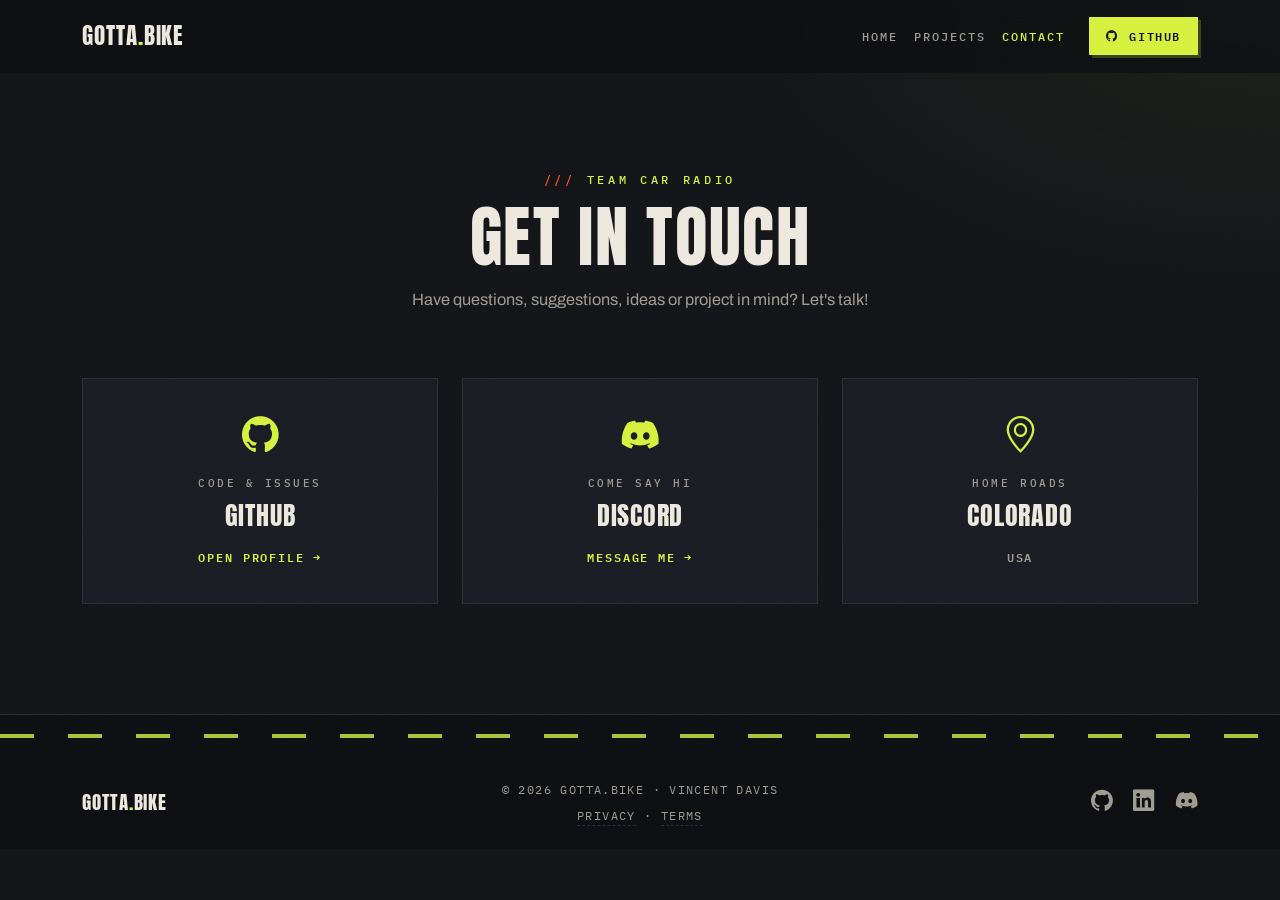
<file: contact.html>
<!DOCTYPE html>
<html lang="en" data-bs-theme="dark">
<head>
    <meta charset="UTF-8">
    <meta name="viewport" content="width=device-width, initial-scale=1.0">
    <title>Contact — GOTTA.BIKE</title>
    <meta name="description" content="Get in touch with Vincent Davis about GOTTA.BIKE cycling software projects — on GitHub or Discord.">
    <meta property="og:title" content="Contact — GOTTA.BIKE">
    <meta property="og:description" content="Questions, suggestions, ideas or a project in mind? Let's talk.">
    <meta property="og:type" content="website">
    <meta property="og:url" content="https://gotta.bike/contact.html">
    <link rel="icon" href="data:image/svg+xml,%3Csvg xmlns='http://www.w3.org/2000/svg' viewBox='0 0 100 100'%3E%3Ctext y='.9em' font-size='90'%3E%F0%9F%9A%B4%3C/text%3E%3C/svg%3E">
    <!-- Fonts -->
    <link rel="preconnect" href="https://fonts.googleapis.com">
    <link rel="preconnect" href="https://fonts.gstatic.com" crossorigin>
    <link href="https://fonts.googleapis.com/css2?family=Anton&family=Archivo:wght@400;500;600;700&family=IBM+Plex+Mono:wght@400;500;600&display=swap" rel="stylesheet">
    <!-- Bootstrap CSS -->
    <link href="https://cdn.jsdelivr.net/npm/bootstrap@5.3.2/dist/css/bootstrap.min.css" rel="stylesheet">
    <!-- Bootstrap Icons -->
    <link href="https://cdn.jsdelivr.net/npm/bootstrap-icons@1.11.1/font/bootstrap-icons.css" rel="stylesheet">
    <!-- Custom CSS -->
    <link href="css/styles.css?v=92750dc6" rel="stylesheet">
</head>
<body>

    <!-- Navigation -->
    <nav id="navbar" class="navbar navbar-expand-lg fixed-top site-nav">
        <div class="container">
            <a class="navbar-brand site-brand" href="index.html">GOTTA<span class="brand-dot">.</span>BIKE</a>
            <button class="navbar-toggler" type="button" data-bs-toggle="collapse" data-bs-target="#navbarNav" aria-label="Toggle navigation">
                <span class="navbar-toggler-icon"></span>
            </button>
            <div class="collapse navbar-collapse" id="navbarNav">
                <ul class="navbar-nav ms-auto align-items-lg-center">
                    <li class="nav-item">
                        <a class="nav-link" href="index.html">Home</a>
                    </li>
                    <li class="nav-item">
                        <a class="nav-link" href="index.html#projects">Projects</a>
                    </li>
                    <li class="nav-item">
                        <a class="nav-link active" href="contact.html">Contact</a>
                    </li>
                    <li class="nav-item ms-lg-3 mt-2 mt-lg-0">
                        <a class="btn-race btn-race--sm" href="https://github.com/vincentdavis" target="_blank" rel="noopener"><i class="bi bi-github"></i>GitHub</a>
                    </li>
                </ul>
            </div>
        </div>
    </nav>

    <!-- Contact Section -->
    <main class="page-main">
        <section class="section-page">
            <div class="container">
                <div class="section-head reveal">
                    <p class="section-kicker">Team car radio</p>
                    <h1 class="section-title">Get In Touch</h1>
                    <p class="section-sub">Have questions, suggestions, ideas or project in mind? Let's talk!</p>
                </div>
                <div class="row justify-content-center g-4">
                    <div class="col-md-4 reveal">
                        <a class="contact-card" href="https://github.com/vincentdavis" target="_blank" rel="noopener">
                            <i class="bi bi-github contact-card__icon" aria-hidden="true"></i>
                            <p class="contact-card__label">Code &amp; issues</p>
                            <h2 class="contact-card__title">GitHub</h2>
                            <span class="ride-link">Open profile<span class="ride-link__arrow" aria-hidden="true">&rarr;</span></span>
                        </a>
                    </div>
                    <div class="col-md-4 reveal">
                        <a class="contact-card" href="https://discord.com/users/588793677317537811" target="_blank" rel="noopener">
                            <i class="bi bi-discord contact-card__icon" aria-hidden="true"></i>
                            <p class="contact-card__label">Come say hi</p>
                            <h2 class="contact-card__title">Discord</h2>
                            <span class="ride-link">Message me<span class="ride-link__arrow" aria-hidden="true">&rarr;</span></span>
                        </a>
                    </div>
                    <div class="col-md-4 reveal">
                        <div class="contact-card contact-card--static">
                            <i class="bi bi-geo-alt contact-card__icon" aria-hidden="true"></i>
                            <p class="contact-card__label">Home roads</p>
                            <h2 class="contact-card__title">COLORADO</h2>
                            <span class="ride-link ride-link--muted">USA</span>
                        </div>
                    </div>
                </div>
            </div>
        </section>
    </main>

    <!-- Footer -->
    <footer class="site-footer">
        <div class="road-line" aria-hidden="true"></div>
        <div class="container">
            <div class="row align-items-center gy-3 py-4">
                <div class="col-md-4 text-center text-md-start">
                    <a class="site-brand site-brand--footer" href="index.html">GOTTA<span class="brand-dot">.</span>BIKE</a>
                </div>
                <div class="col-md-4 text-center footer-note">
                    <p class="mb-0">&copy; 2026 GOTTA.BIKE &middot; Vincent Davis</p>
                    <p class="mb-0 footer-legal"><a href="privacy.html">Privacy</a> &middot; <a href="terms.html">Terms</a></p>
                </div>
                <div class="col-md-4 text-center text-md-end footer-social">
                    <a href="https://github.com/vincentdavis" target="_blank" rel="noopener" aria-label="GitHub"><i class="bi bi-github"></i></a>
                    <a href="https://www.linkedin.com/in/vincentdavis/" target="_blank" rel="noopener" aria-label="LinkedIn"><i class="bi bi-linkedin"></i></a>
                    <a href="https://discord.com/users/588793677317537811" target="_blank" rel="noopener" aria-label="Discord"><i class="bi bi-discord"></i></a>
                </div>
            </div>
        </div>
    </footer>

    <!-- Bootstrap JS -->
    <script src="https://cdn.jsdelivr.net/npm/bootstrap@5.3.2/dist/js/bootstrap.bundle.min.js"></script>
    <!-- Custom JS -->
    <script src="js/main.js?v=4d96b0df"></script>
</body>
</html>
</file>
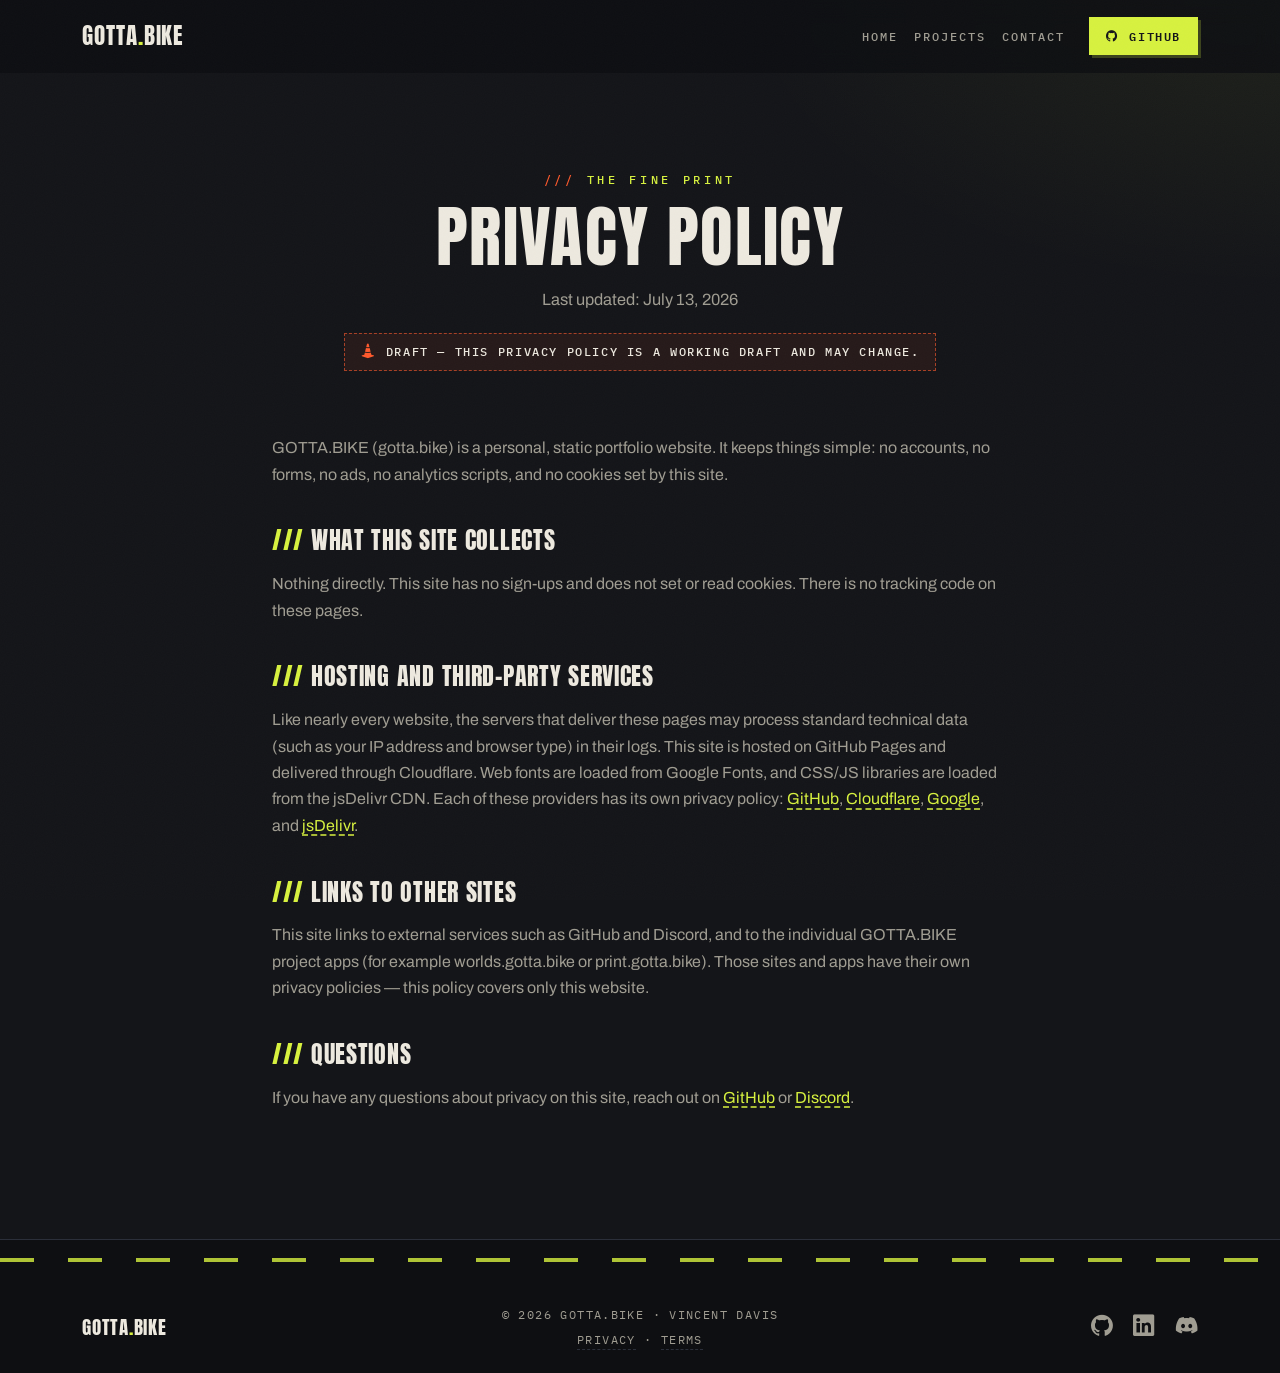
<file: privacy.html>
<!DOCTYPE html>
<html lang="en" data-bs-theme="dark">
<head>
    <meta charset="UTF-8">
    <meta name="viewport" content="width=device-width, initial-scale=1.0">
    <title>Privacy Policy — GOTTA.BIKE</title>
    <meta name="description" content="Privacy policy for gotta.bike — a static site with no accounts, no cookies, and no analytics.">
    <meta property="og:title" content="Privacy Policy — GOTTA.BIKE">
    <meta property="og:description" content="Privacy policy for gotta.bike — a static site with no accounts, no cookies, and no analytics.">
    <meta property="og:type" content="website">
    <meta property="og:url" content="https://gotta.bike/privacy.html">
    <link rel="icon" href="data:image/svg+xml,%3Csvg xmlns='http://www.w3.org/2000/svg' viewBox='0 0 100 100'%3E%3Ctext y='.9em' font-size='90'%3E%F0%9F%9A%B4%3C/text%3E%3C/svg%3E">
    <!-- Fonts -->
    <link rel="preconnect" href="https://fonts.googleapis.com">
    <link rel="preconnect" href="https://fonts.gstatic.com" crossorigin>
    <link href="https://fonts.googleapis.com/css2?family=Anton&family=Archivo:wght@400;500;600;700&family=IBM+Plex+Mono:wght@400;500;600&display=swap" rel="stylesheet">
    <!-- Bootstrap CSS -->
    <link href="https://cdn.jsdelivr.net/npm/bootstrap@5.3.2/dist/css/bootstrap.min.css" rel="stylesheet">
    <!-- Bootstrap Icons -->
    <link href="https://cdn.jsdelivr.net/npm/bootstrap-icons@1.11.1/font/bootstrap-icons.css" rel="stylesheet">
    <!-- Custom CSS -->
    <link href="css/styles.css?v=92750dc6" rel="stylesheet">
</head>
<body>

    <!-- Navigation -->
    <nav id="navbar" class="navbar navbar-expand-lg fixed-top site-nav">
        <div class="container">
            <a class="navbar-brand site-brand" href="index.html">GOTTA<span class="brand-dot">.</span>BIKE</a>
            <button class="navbar-toggler" type="button" data-bs-toggle="collapse" data-bs-target="#navbarNav" aria-label="Toggle navigation">
                <span class="navbar-toggler-icon"></span>
            </button>
            <div class="collapse navbar-collapse" id="navbarNav">
                <ul class="navbar-nav ms-auto align-items-lg-center">
                    <li class="nav-item">
                        <a class="nav-link" href="index.html">Home</a>
                    </li>
                    <li class="nav-item">
                        <a class="nav-link" href="index.html#projects">Projects</a>
                    </li>
                    <li class="nav-item">
                        <a class="nav-link" href="contact.html">Contact</a>
                    </li>
                    <li class="nav-item ms-lg-3 mt-2 mt-lg-0">
                        <a class="btn-race btn-race--sm" href="https://github.com/vincentdavis" target="_blank" rel="noopener"><i class="bi bi-github"></i>GitHub</a>
                    </li>
                </ul>
            </div>
        </div>
    </nav>

    <!-- Legal Section -->
    <main class="page-main">
        <section class="section-page">
            <div class="container">
                <div class="section-head reveal">
                    <p class="section-kicker">The fine print</p>
                    <h1 class="section-title">Privacy Policy</h1>
                    <p class="section-sub">Last updated: July 13, 2026</p>
                    <p class="legal-notice"><i class="bi bi-cone-striped" aria-hidden="true"></i> Draft — this privacy policy is a working draft and may change.</p>
                </div>
                <div class="row justify-content-center">
                    <div class="col-lg-8">
                        <div class="legal-body reveal"><p>GOTTA.BIKE (gotta.bike) is a personal, static portfolio website. It keeps things simple: no accounts, no forms, no ads, no analytics scripts, and no cookies set by this site.</p>
<h2>What this site collects</h2>
<p>Nothing directly. This site has no sign-ups and does not set or read cookies. There is no tracking code on these pages.</p>
<h2>Hosting and third-party services</h2>
<p>Like nearly every website, the servers that deliver these pages may process standard technical data (such as your IP address and browser type) in their logs. This site is hosted on GitHub Pages and delivered through Cloudflare. Web fonts are loaded from Google Fonts, and CSS/JS libraries are loaded from the jsDelivr CDN. Each of these providers has its own privacy policy: <a href="https://docs.github.com/en/site-policy/privacy-policies/github-privacy-statement" target="_blank" rel="noopener">GitHub</a>, <a href="https://www.cloudflare.com/privacypolicy/" target="_blank" rel="noopener">Cloudflare</a>, <a href="https://policies.google.com/privacy" target="_blank" rel="noopener">Google</a>, and <a href="https://www.jsdelivr.com/terms/privacy-policy-jsdelivr-net" target="_blank" rel="noopener">jsDelivr</a>.</p>
<h2>Links to other sites</h2>
<p>This site links to external services such as GitHub and Discord, and to the individual GOTTA.BIKE project apps (for example worlds.gotta.bike or print.gotta.bike). Those sites and apps have their own privacy policies — this policy covers only this website.</p>
<h2>Questions</h2>
<p>If you have any questions about privacy on this site, reach out on <a href="https://github.com/vincentdavis" target="_blank" rel="noopener">GitHub</a> or <a href="https://discord.com/users/588793677317537811" target="_blank" rel="noopener">Discord</a>.</p></div>
                    </div>
                </div>
            </div>
        </section>
    </main>

    <!-- Footer -->
    <footer class="site-footer">
        <div class="road-line" aria-hidden="true"></div>
        <div class="container">
            <div class="row align-items-center gy-3 py-4">
                <div class="col-md-4 text-center text-md-start">
                    <a class="site-brand site-brand--footer" href="index.html">GOTTA<span class="brand-dot">.</span>BIKE</a>
                </div>
                <div class="col-md-4 text-center footer-note">
                    <p class="mb-0">&copy; 2026 GOTTA.BIKE &middot; Vincent Davis</p>
                    <p class="mb-0 footer-legal"><a href="privacy.html">Privacy</a> &middot; <a href="terms.html">Terms</a></p>
                </div>
                <div class="col-md-4 text-center text-md-end footer-social">
                    <a href="https://github.com/vincentdavis" target="_blank" rel="noopener" aria-label="GitHub"><i class="bi bi-github"></i></a>
                    <a href="https://www.linkedin.com/in/vincentdavis/" target="_blank" rel="noopener" aria-label="LinkedIn"><i class="bi bi-linkedin"></i></a>
                    <a href="https://discord.com/users/588793677317537811" target="_blank" rel="noopener" aria-label="Discord"><i class="bi bi-discord"></i></a>
                </div>
            </div>
        </div>
    </footer>

    <!-- Bootstrap JS -->
    <script src="https://cdn.jsdelivr.net/npm/bootstrap@5.3.2/dist/js/bootstrap.bundle.min.js"></script>
    <!-- Custom JS -->
    <script src="js/main.js?v=4d96b0df"></script>
</body>
</html>
</file>
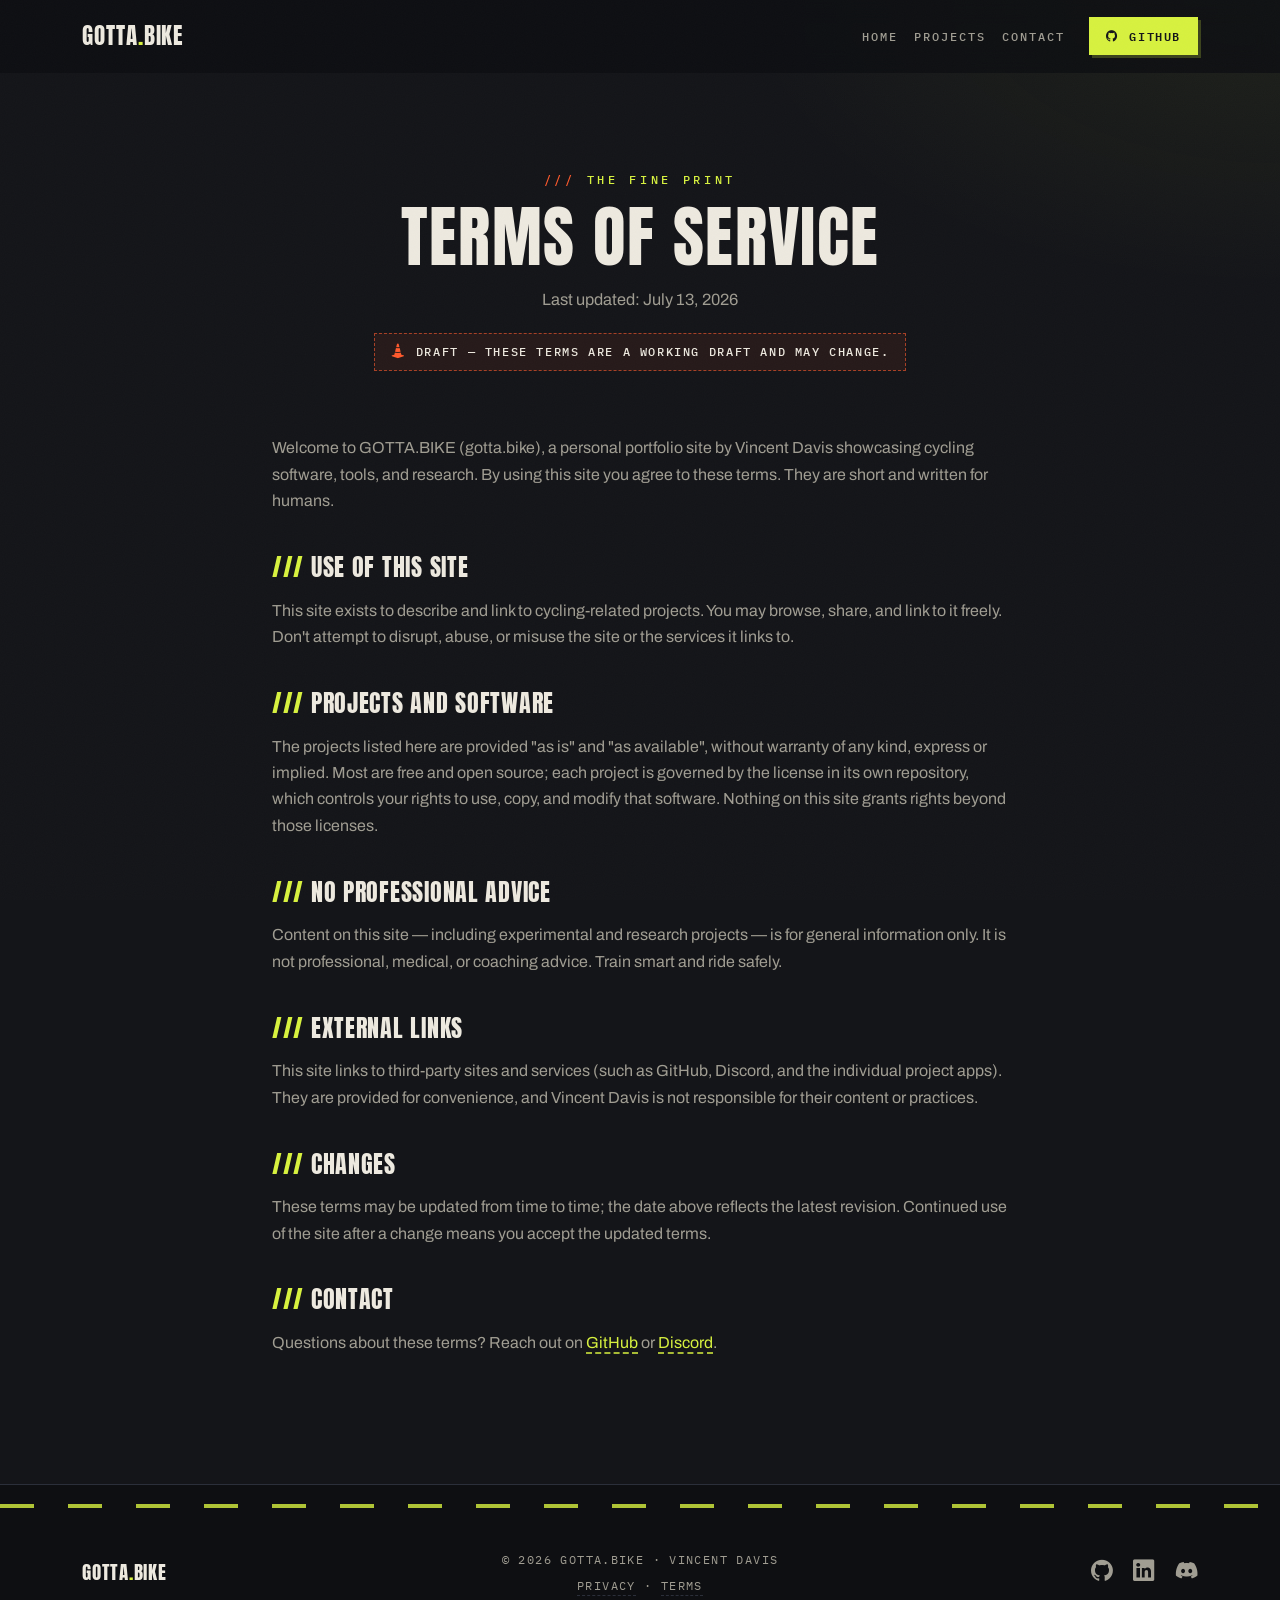
<file: terms.html>
<!DOCTYPE html>
<html lang="en" data-bs-theme="dark">
<head>
    <meta charset="UTF-8">
    <meta name="viewport" content="width=device-width, initial-scale=1.0">
    <title>Terms of Service — GOTTA.BIKE</title>
    <meta name="description" content="Terms of service for gotta.bike — a personal portfolio of open-source cycling software projects.">
    <meta property="og:title" content="Terms of Service — GOTTA.BIKE">
    <meta property="og:description" content="Terms of service for gotta.bike — a personal portfolio of open-source cycling software projects.">
    <meta property="og:type" content="website">
    <meta property="og:url" content="https://gotta.bike/terms.html">
    <link rel="icon" href="data:image/svg+xml,%3Csvg xmlns='http://www.w3.org/2000/svg' viewBox='0 0 100 100'%3E%3Ctext y='.9em' font-size='90'%3E%F0%9F%9A%B4%3C/text%3E%3C/svg%3E">
    <!-- Fonts -->
    <link rel="preconnect" href="https://fonts.googleapis.com">
    <link rel="preconnect" href="https://fonts.gstatic.com" crossorigin>
    <link href="https://fonts.googleapis.com/css2?family=Anton&family=Archivo:wght@400;500;600;700&family=IBM+Plex+Mono:wght@400;500;600&display=swap" rel="stylesheet">
    <!-- Bootstrap CSS -->
    <link href="https://cdn.jsdelivr.net/npm/bootstrap@5.3.2/dist/css/bootstrap.min.css" rel="stylesheet">
    <!-- Bootstrap Icons -->
    <link href="https://cdn.jsdelivr.net/npm/bootstrap-icons@1.11.1/font/bootstrap-icons.css" rel="stylesheet">
    <!-- Custom CSS -->
    <link href="css/styles.css?v=92750dc6" rel="stylesheet">
</head>
<body>

    <!-- Navigation -->
    <nav id="navbar" class="navbar navbar-expand-lg fixed-top site-nav">
        <div class="container">
            <a class="navbar-brand site-brand" href="index.html">GOTTA<span class="brand-dot">.</span>BIKE</a>
            <button class="navbar-toggler" type="button" data-bs-toggle="collapse" data-bs-target="#navbarNav" aria-label="Toggle navigation">
                <span class="navbar-toggler-icon"></span>
            </button>
            <div class="collapse navbar-collapse" id="navbarNav">
                <ul class="navbar-nav ms-auto align-items-lg-center">
                    <li class="nav-item">
                        <a class="nav-link" href="index.html">Home</a>
                    </li>
                    <li class="nav-item">
                        <a class="nav-link" href="index.html#projects">Projects</a>
                    </li>
                    <li class="nav-item">
                        <a class="nav-link" href="contact.html">Contact</a>
                    </li>
                    <li class="nav-item ms-lg-3 mt-2 mt-lg-0">
                        <a class="btn-race btn-race--sm" href="https://github.com/vincentdavis" target="_blank" rel="noopener"><i class="bi bi-github"></i>GitHub</a>
                    </li>
                </ul>
            </div>
        </div>
    </nav>

    <!-- Legal Section -->
    <main class="page-main">
        <section class="section-page">
            <div class="container">
                <div class="section-head reveal">
                    <p class="section-kicker">The fine print</p>
                    <h1 class="section-title">Terms of Service</h1>
                    <p class="section-sub">Last updated: July 13, 2026</p>
                    <p class="legal-notice"><i class="bi bi-cone-striped" aria-hidden="true"></i> Draft — these terms are a working draft and may change.</p>
                </div>
                <div class="row justify-content-center">
                    <div class="col-lg-8">
                        <div class="legal-body reveal"><p>Welcome to GOTTA.BIKE (gotta.bike), a personal portfolio site by Vincent Davis showcasing cycling software, tools, and research. By using this site you agree to these terms. They are short and written for humans.</p>
<h2>Use of this site</h2>
<p>This site exists to describe and link to cycling-related projects. You may browse, share, and link to it freely. Don&#x27;t attempt to disrupt, abuse, or misuse the site or the services it links to.</p>
<h2>Projects and software</h2>
<p>The projects listed here are provided &quot;as is&quot; and &quot;as available&quot;, without warranty of any kind, express or implied. Most are free and open source; each project is governed by the license in its own repository, which controls your rights to use, copy, and modify that software. Nothing on this site grants rights beyond those licenses.</p>
<h2>No professional advice</h2>
<p>Content on this site — including experimental and research projects — is for general information only. It is not professional, medical, or coaching advice. Train smart and ride safely.</p>
<h2>External links</h2>
<p>This site links to third-party sites and services (such as GitHub, Discord, and the individual project apps). They are provided for convenience, and Vincent Davis is not responsible for their content or practices.</p>
<h2>Changes</h2>
<p>These terms may be updated from time to time; the date above reflects the latest revision. Continued use of the site after a change means you accept the updated terms.</p>
<h2>Contact</h2>
<p>Questions about these terms? Reach out on <a href="https://github.com/vincentdavis" target="_blank" rel="noopener">GitHub</a> or <a href="https://discord.com/users/588793677317537811" target="_blank" rel="noopener">Discord</a>.</p></div>
                    </div>
                </div>
            </div>
        </section>
    </main>

    <!-- Footer -->
    <footer class="site-footer">
        <div class="road-line" aria-hidden="true"></div>
        <div class="container">
            <div class="row align-items-center gy-3 py-4">
                <div class="col-md-4 text-center text-md-start">
                    <a class="site-brand site-brand--footer" href="index.html">GOTTA<span class="brand-dot">.</span>BIKE</a>
                </div>
                <div class="col-md-4 text-center footer-note">
                    <p class="mb-0">&copy; 2026 GOTTA.BIKE &middot; Vincent Davis</p>
                    <p class="mb-0 footer-legal"><a href="privacy.html">Privacy</a> &middot; <a href="terms.html">Terms</a></p>
                </div>
                <div class="col-md-4 text-center text-md-end footer-social">
                    <a href="https://github.com/vincentdavis" target="_blank" rel="noopener" aria-label="GitHub"><i class="bi bi-github"></i></a>
                    <a href="https://www.linkedin.com/in/vincentdavis/" target="_blank" rel="noopener" aria-label="LinkedIn"><i class="bi bi-linkedin"></i></a>
                    <a href="https://discord.com/users/588793677317537811" target="_blank" rel="noopener" aria-label="Discord"><i class="bi bi-discord"></i></a>
                </div>
            </div>
        </div>
    </footer>

    <!-- Bootstrap JS -->
    <script src="https://cdn.jsdelivr.net/npm/bootstrap@5.3.2/dist/js/bootstrap.bundle.min.js"></script>
    <!-- Custom JS -->
    <script src="js/main.js?v=4d96b0df"></script>
</body>
</html>
</file>
<file: css/styles.css>
/* ==========================================================================
   GOTTA.BIKE — night ride / race plate
   Asphalt dark, hi-viz chartreuse, poster type (Anton) + telemetry mono.
   Layered on top of Bootstrap 5.
   ========================================================================== */

:root {
    --ink: #141519;        /* asphalt base */
    --ink-deep: #0e0f12;   /* road / footer */
    --ink-2: #1b1d24;      /* raised surface */
    --line: #2b2f3a;       /* hairline borders */
    --bone: #ede9df;       /* primary text */
    --muted: #a09d92;      /* secondary text */
    --hiviz: #d7f13f;      /* chartreuse accent */
    --hiviz-soft: rgba(215, 241, 63, 0.5);
    --flare: #ff5a2d;      /* safety orange, sparingly */
    --font-display: "Anton", "Arial Narrow", sans-serif;
    --font-body: "Archivo", "Helvetica Neue", Helvetica, sans-serif;
    --font-mono: "IBM Plex Mono", ui-monospace, "SFMono-Regular", monospace;
}

html {
    scroll-behavior: smooth;
    overflow-x: clip;
}

body {
    background-color: var(--ink);
    color: var(--bone);
    font-family: var(--font-body);
    font-size: 1rem;
    line-height: 1.65;
    overflow-x: clip;
}

/* Film grain over everything, very faint */
body::after {
    content: "";
    position: fixed;
    inset: 0;
    z-index: 2000;
    pointer-events: none;
    opacity: 0.05;
    background-image: url("data:image/svg+xml,%3Csvg xmlns='http://www.w3.org/2000/svg' width='160' height='160'%3E%3Cfilter id='n'%3E%3CfeTurbulence type='fractalNoise' baseFrequency='0.9' numOctaves='2'/%3E%3C/filter%3E%3Crect width='100%25' height='100%25' filter='url(%23n)' opacity='0.4'/%3E%3C/svg%3E");
}

::selection {
    background: var(--hiviz);
    color: var(--ink);
}

a:focus-visible,
button:focus-visible {
    outline: 2px dashed var(--hiviz);
    outline-offset: 3px;
}

section {
    scroll-margin-top: 70px;
}

/* --------------------------------------------------------------------------
   Navigation
   -------------------------------------------------------------------------- */

.site-nav {
    background: rgba(14, 15, 18, 0.78);
    backdrop-filter: blur(12px);
    -webkit-backdrop-filter: blur(12px);
    border-bottom: 1px solid transparent;
    padding-top: 0.75rem;
    padding-bottom: 0.75rem;
    transition: background-color 0.3s ease, border-color 0.3s ease;
}

.site-nav.is-scrolled {
    background: rgba(14, 15, 18, 0.94);
    border-bottom-color: var(--line);
}

.site-brand {
    font-family: var(--font-display);
    font-size: 1.45rem;
    letter-spacing: 0.04em;
    color: var(--bone);
}

.site-brand:hover,
.site-brand:focus {
    color: var(--bone);
}

.brand-dot {
    color: var(--hiviz);
}

.site-nav .nav-link {
    font-family: var(--font-mono);
    font-size: 0.78rem;
    font-weight: 500;
    text-transform: uppercase;
    letter-spacing: 0.16em;
    color: var(--muted);
    padding: 0.5rem 0.9rem;
    transition: color 0.25s ease;
}

.site-nav .nav-link:hover,
.site-nav .nav-link:focus {
    color: var(--bone);
}

.site-nav .nav-link.active {
    color: var(--hiviz);
}

.site-nav .navbar-toggler {
    border-color: var(--line);
}

/* --------------------------------------------------------------------------
   Buttons
   -------------------------------------------------------------------------- */

.btn-race,
.btn-ghost {
    display: inline-flex;
    align-items: center;
    gap: 0.6rem;
    font-family: var(--font-mono);
    font-size: 0.8rem;
    font-weight: 600;
    text-transform: uppercase;
    letter-spacing: 0.14em;
    text-decoration: none;
    padding: 0.95rem 1.5rem;
    transition: transform 0.2s ease, box-shadow 0.2s ease, background-color 0.2s ease,
        color 0.2s ease, border-color 0.2s ease;
}

.btn-race {
    color: var(--ink);
    background: var(--hiviz);
    border: 1px solid var(--hiviz);
    box-shadow: 4px 4px 0 rgba(215, 241, 63, 0.22);
}

.btn-race:hover,
.btn-race:focus {
    color: var(--ink);
    background: #e5f962;
    transform: translate(-2px, -2px);
    box-shadow: 7px 7px 0 rgba(215, 241, 63, 0.28);
}

.btn-race--sm {
    padding: 0.55rem 1rem;
    font-size: 0.72rem;
    box-shadow: 3px 3px 0 rgba(215, 241, 63, 0.22);
}

.btn-ghost {
    color: var(--bone);
    background: transparent;
    border: 1px dashed var(--line);
}

.btn-ghost:hover,
.btn-ghost:focus {
    color: var(--hiviz);
    border-color: var(--hiviz-soft);
    transform: translate(-2px, -2px);
}

/* --------------------------------------------------------------------------
   Hero
   -------------------------------------------------------------------------- */

.hero-section {
    position: relative;
    min-height: 100svh;
    display: flex;
    align-items: center;
    overflow: hidden;
    padding: 120px 0 80px;
    background:
        radial-gradient(1100px 560px at 88% -12%, rgba(215, 241, 63, 0.09), transparent 62%),
        radial-gradient(820px 480px at -12% 112%, rgba(255, 90, 45, 0.07), transparent 60%),
        var(--ink);
}

/* Diagonal hazard stripes, fading toward the middle */
.hero-stripes {
    position: absolute;
    top: 0;
    right: -8%;
    width: 46%;
    height: 100%;
    background: repeating-linear-gradient(
        -58deg,
        rgba(237, 233, 223, 0.05) 0 2px,
        transparent 2px 26px
    );
    -webkit-mask-image: linear-gradient(to left, rgba(0, 0, 0, 0.9), transparent 85%);
    mask-image: linear-gradient(to left, rgba(0, 0, 0, 0.9), transparent 85%);
    pointer-events: none;
}

.hero-kicker {
    font-family: var(--font-mono);
    font-size: 0.75rem;
    font-weight: 500;
    text-transform: uppercase;
    letter-spacing: 0.32em;
    color: var(--hiviz);
    margin-bottom: 1.5rem;
}

.hero-kicker::before {
    content: "/// ";
    color: var(--flare);
}

.hero-title {
    font-family: var(--font-display);
    font-size: clamp(4rem, 14vw, 10.5rem);
    line-height: 0.95;
    text-transform: uppercase;
    letter-spacing: 0.015em;
    color: var(--bone);
    margin-bottom: 1.75rem;
    text-wrap: balance;
}

.hero-lead {
    font-family: var(--font-mono);
    font-size: 0.95rem;
    text-transform: uppercase;
    letter-spacing: 0.2em;
    line-height: 2.1;
    color: var(--muted);
    margin-bottom: 2.5rem;
}

.hero-lead p {
    margin-bottom: 0;
}

.hero-cta {
    display: flex;
    flex-wrap: wrap;
    gap: 1rem;
}

/* Staggered load-in */
.reveal-load {
    opacity: 0;
    transform: translateY(26px);
    animation: rise 0.7s cubic-bezier(0.2, 0.7, 0.2, 1) forwards;
}

.reveal-load:nth-child(2) { animation-delay: 0.12s; }
.reveal-load:nth-child(3) { animation-delay: 0.24s; }
.reveal-load:nth-child(4) { animation-delay: 0.36s; }

@keyframes rise {
    to {
        opacity: 1;
        transform: none;
    }
}

/* --------------------------------------------------------------------------
   Road line divider (dashed centerline)
   -------------------------------------------------------------------------- */

.road-line {
    position: relative;
    height: 42px;
    background: var(--ink-deep);
    border-top: 1px solid var(--line);
    border-bottom: 1px solid var(--line);
}

.road-line::before {
    content: "";
    position: absolute;
    left: 0;
    right: 0;
    top: 50%;
    height: 4px;
    transform: translateY(-50%);
    background-image: repeating-linear-gradient(
        90deg,
        var(--hiviz) 0 34px,
        transparent 34px 68px
    );
    opacity: 0.8;
    animation: road-crawl 2.6s linear infinite;
}

.road-line--hero {
    position: absolute;
    left: 0;
    right: 0;
    bottom: 0;
    border-bottom: none;
}

@keyframes road-crawl {
    to {
        background-position: -68px 0;
    }
}

/* --------------------------------------------------------------------------
   Marquee
   -------------------------------------------------------------------------- */

.marquee {
    background: var(--hiviz);
    color: var(--ink);
    overflow: hidden;
    transform: rotate(-1.1deg) scale(1.04);
    border-block: 2px solid var(--ink-deep);
    margin: 10px 0 -6px;
}

.marquee__track {
    display: flex;
    width: max-content;
    animation: marquee 26s linear infinite;
}

.marquee__chunk {
    font-family: var(--font-display);
    font-size: 1.35rem;
    text-transform: uppercase;
    letter-spacing: 0.1em;
    white-space: nowrap;
    padding: 0.55rem 0;
}

@keyframes marquee {
    to {
        transform: translateX(-50%);
    }
}

/* --------------------------------------------------------------------------
   Sections
   -------------------------------------------------------------------------- */

.section-projects {
    padding: 110px 0 130px;
}

.section-page {
    padding: 40px 0 110px;
}

.page-main {
    padding-top: 130px;
    min-height: 72vh;
    background:
        radial-gradient(900px 480px at 100% 0%, rgba(215, 241, 63, 0.06), transparent 60%),
        var(--ink);
}

.section-head {
    max-width: 640px;
    margin-bottom: 4rem;
}

.section-head.text-center,
.section-page .section-head {
    margin-inline: auto;
    text-align: center;
}

.section-kicker {
    font-family: var(--font-mono);
    font-size: 0.72rem;
    font-weight: 500;
    text-transform: uppercase;
    letter-spacing: 0.32em;
    color: var(--hiviz);
    margin-bottom: 0.9rem;
}

.section-kicker::before {
    content: "/// ";
    color: var(--flare);
}

.section-title {
    font-family: var(--font-display);
    font-size: clamp(2.6rem, 6vw, 4.2rem);
    line-height: 1;
    text-transform: uppercase;
    letter-spacing: 0.02em;
    color: var(--bone);
    margin-bottom: 1rem;
}

.section-sub {
    color: var(--muted);
    font-size: 1.02rem;
    margin-bottom: 0;
}

/* --------------------------------------------------------------------------
   Project cards
   -------------------------------------------------------------------------- */

.ride-card {
    position: relative;
    display: flex;
    flex-direction: column;
    height: 100%;
    background: var(--ink-2);
    border: 1px solid var(--line);
    transition: transform 0.35s cubic-bezier(0.2, 0.7, 0.2, 1),
        border-color 0.35s ease, box-shadow 0.35s ease;
}

.ride-card:hover {
    transform: translateY(-8px);
    border-color: var(--hiviz-soft);
    box-shadow: 0 26px 48px -18px rgba(0, 0, 0, 0.65);
}

.ride-card__media {
    position: relative;
    overflow: hidden;
    border-bottom: 1px solid var(--line);
    aspect-ratio: 16 / 10;
}

.ride-card__img {
    display: block;
    width: 100%;
    height: 100%;
    object-fit: cover;
    object-position: center top;
    filter: saturate(0.82) contrast(1.02);
    transition: filter 0.4s ease, transform 0.55s cubic-bezier(0.2, 0.7, 0.2, 1);
}

.ride-card:hover .ride-card__img {
    filter: saturate(1.05);
    transform: scale(1.045);
}

.ride-card__img--empty {
    display: grid;
    place-items: center;
    background:
        repeating-linear-gradient(
            -58deg,
            rgba(237, 233, 223, 0.04) 0 2px,
            transparent 2px 22px
        ),
        var(--ink-deep);
}

.ride-card__img--empty .bi {
    font-size: 4rem;
    color: var(--hiviz);
}

.ride-card__plate {
    position: absolute;
    top: 12px;
    right: 12px;
    font-family: var(--font-mono);
    font-size: 0.78rem;
    font-weight: 600;
    letter-spacing: 0.12em;
    color: var(--hiviz);
    background: rgba(14, 15, 18, 0.88);
    border: 1px solid rgba(215, 241, 63, 0.45);
    padding: 0.3rem 0.55rem;
    transition: background-color 0.3s ease, color 0.3s ease;
}

.ride-card:hover .ride-card__plate {
    background: var(--hiviz);
    color: var(--ink);
}

.ride-card__body {
    padding: 1.4rem 1.4rem 0.75rem;
}

.ride-card__tag {
    font-family: var(--font-mono);
    font-size: 0.66rem;
    font-weight: 500;
    text-transform: uppercase;
    letter-spacing: 0.24em;
    color: var(--muted);
    margin-bottom: 0.6rem;
}

.ride-card__tag::before {
    content: "// ";
    color: var(--hiviz);
}

.ride-card__title {
    font-family: var(--font-display);
    font-size: 1.35rem;
    letter-spacing: 0.035em;
    text-transform: uppercase;
    color: var(--bone);
    margin-bottom: 0.65rem;
}

.ride-card__desc {
    font-size: 0.94rem;
    color: var(--muted);
    margin-bottom: 0;
}

.ride-card__desc a {
    color: var(--hiviz);
    text-decoration: underline dashed;
    text-underline-offset: 4px;
}

.ride-card__footer {
    padding: 0.9rem 1.4rem 1.4rem;
    margin-top: auto;
}

.ride-link {
    display: inline-flex;
    align-items: center;
    gap: 0.5rem;
    font-family: var(--font-mono);
    font-size: 0.76rem;
    font-weight: 600;
    text-transform: uppercase;
    letter-spacing: 0.16em;
    color: var(--hiviz);
    text-decoration: none;
    border-bottom: 1px dashed transparent;
    padding-bottom: 3px;
    transition: border-color 0.25s ease, color 0.25s ease;
}

a.ride-link:hover,
a.ride-link:focus,
.ride-card:hover .ride-link,
.contact-card:hover .ride-link {
    color: var(--hiviz);
    border-bottom-color: var(--hiviz-soft);
}

.ride-link__arrow {
    transition: transform 0.25s ease;
}

.ride-card:hover .ride-link__arrow,
a.ride-link:hover .ride-link__arrow,
.contact-card:hover .ride-link__arrow {
    transform: translateX(5px);
}

.ride-link--muted {
    color: var(--muted);
}

/* Scroll reveal */
.reveal {
    opacity: 0;
    transform: translateY(24px);
    transition: opacity 0.6s ease, transform 0.6s cubic-bezier(0.2, 0.7, 0.2, 1);
}

.reveal.is-visible {
    opacity: 1;
    transform: none;
}

/* Gentle stagger inside a row */
.row > .reveal:nth-child(3n + 2) { transition-delay: 0.08s; }
.row > .reveal:nth-child(3n + 3) { transition-delay: 0.16s; }

/* --------------------------------------------------------------------------
   Legal pages (privacy, terms)
   -------------------------------------------------------------------------- */

.legal-notice {
    display: inline-flex;
    align-items: center;
    gap: 0.55rem;
    font-family: var(--font-mono);
    font-size: 0.72rem;
    font-weight: 500;
    text-transform: uppercase;
    letter-spacing: 0.14em;
    color: var(--bone);
    border: 1px dashed rgba(255, 90, 45, 0.6);
    background: rgba(255, 90, 45, 0.08);
    padding: 0.55rem 0.95rem;
    margin: 1.2rem 0 0;
}

.legal-notice .bi {
    color: var(--flare);
    font-size: 0.95rem;
    line-height: 1;
}

.legal-body {
    color: var(--muted);
    font-size: 1rem;
}

.legal-body p {
    margin-bottom: 1.1rem;
}

.legal-body h2 {
    font-family: var(--font-display);
    font-size: 1.5rem;
    text-transform: uppercase;
    letter-spacing: 0.03em;
    color: var(--bone);
    margin: 2.4rem 0 1rem;
}

.legal-body h2::before {
    content: "/// ";
    color: var(--hiviz);
}

.legal-body a {
    color: var(--hiviz);
    text-decoration: underline dashed;
    text-underline-offset: 4px;
}

/* --------------------------------------------------------------------------
   Contact page
   -------------------------------------------------------------------------- */

.contact-card {
    display: flex;
    flex-direction: column;
    align-items: center;
    gap: 0.35rem;
    height: 100%;
    background: var(--ink-2);
    border: 1px solid var(--line);
    padding: 2.4rem 1.8rem 2rem;
    text-align: center;
    text-decoration: none;
    transition: transform 0.35s cubic-bezier(0.2, 0.7, 0.2, 1),
        border-color 0.35s ease, box-shadow 0.35s ease;
}

a.contact-card:hover,
a.contact-card:focus {
    transform: translateY(-6px);
    border-color: var(--hiviz-soft);
    box-shadow: 0 22px 44px -18px rgba(0, 0, 0, 0.65);
}

.contact-card__icon {
    font-size: 2.3rem;
    color: var(--hiviz);
    line-height: 1;
}

.contact-card__label {
    font-family: var(--font-mono);
    font-size: 0.66rem;
    font-weight: 500;
    text-transform: uppercase;
    letter-spacing: 0.24em;
    color: var(--muted);
    margin: 0.9rem 0 0.1rem;
}

.contact-card__title {
    font-family: var(--font-display);
    font-size: 1.6rem;
    text-transform: uppercase;
    letter-spacing: 0.03em;
    color: var(--bone);
    margin-bottom: 0.7rem;
}

/* --------------------------------------------------------------------------
   Footer
   -------------------------------------------------------------------------- */

.site-footer {
    background: var(--ink-deep);
}

.site-footer .road-line {
    border-bottom: none;
}

.site-brand--footer {
    font-size: 1.2rem;
    text-decoration: none;
}

.footer-note p {
    font-family: var(--font-mono);
    font-size: 0.72rem;
    letter-spacing: 0.12em;
    text-transform: uppercase;
    color: var(--muted);
}

.footer-legal {
    margin-top: 0.4rem;
}

.footer-legal a {
    color: var(--muted);
    text-decoration: none;
    border-bottom: 1px dashed var(--line);
    padding-bottom: 2px;
    transition: color 0.25s ease, border-color 0.25s ease;
}

.footer-legal a:hover,
.footer-legal a:focus {
    color: var(--hiviz);
    border-bottom-color: var(--hiviz-soft);
}

.footer-social a {
    color: var(--muted);
    font-size: 1.35rem;
    margin-left: 1.1rem;
    transition: color 0.25s ease;
}

.footer-social a:first-child {
    margin-left: 0;
}

.footer-social a:hover,
.footer-social a:focus {
    color: var(--hiviz);
}

/* --------------------------------------------------------------------------
   Responsive & motion preferences
   -------------------------------------------------------------------------- */

@media (max-width: 991.98px) {
    .site-nav .navbar-collapse {
        border-top: 1px dashed var(--line);
        margin-top: 0.75rem;
        padding-top: 0.75rem;
    }
}

@media (max-width: 767.98px) {
    .hero-section {
        padding-top: 105px;
    }

    .hero-lead {
        font-size: 0.82rem;
        letter-spacing: 0.16em;
    }

    .marquee__chunk {
        font-size: 1.05rem;
    }

    .about-stats {
        gap: 1.5rem;
    }
}

@media (prefers-reduced-motion: reduce) {
    html {
        scroll-behavior: auto;
    }

    .reveal-load,
    .reveal {
        opacity: 1;
        transform: none;
        animation: none;
        transition: none;
    }

    .marquee__track,
    .road-line::before {
        animation: none;
    }

    .ride-card,
    .contact-card,
    .btn-race,
    .btn-ghost,
    .ride-card__img,
    .ride-link__arrow {
        transition: none;
    }
}
</file>
